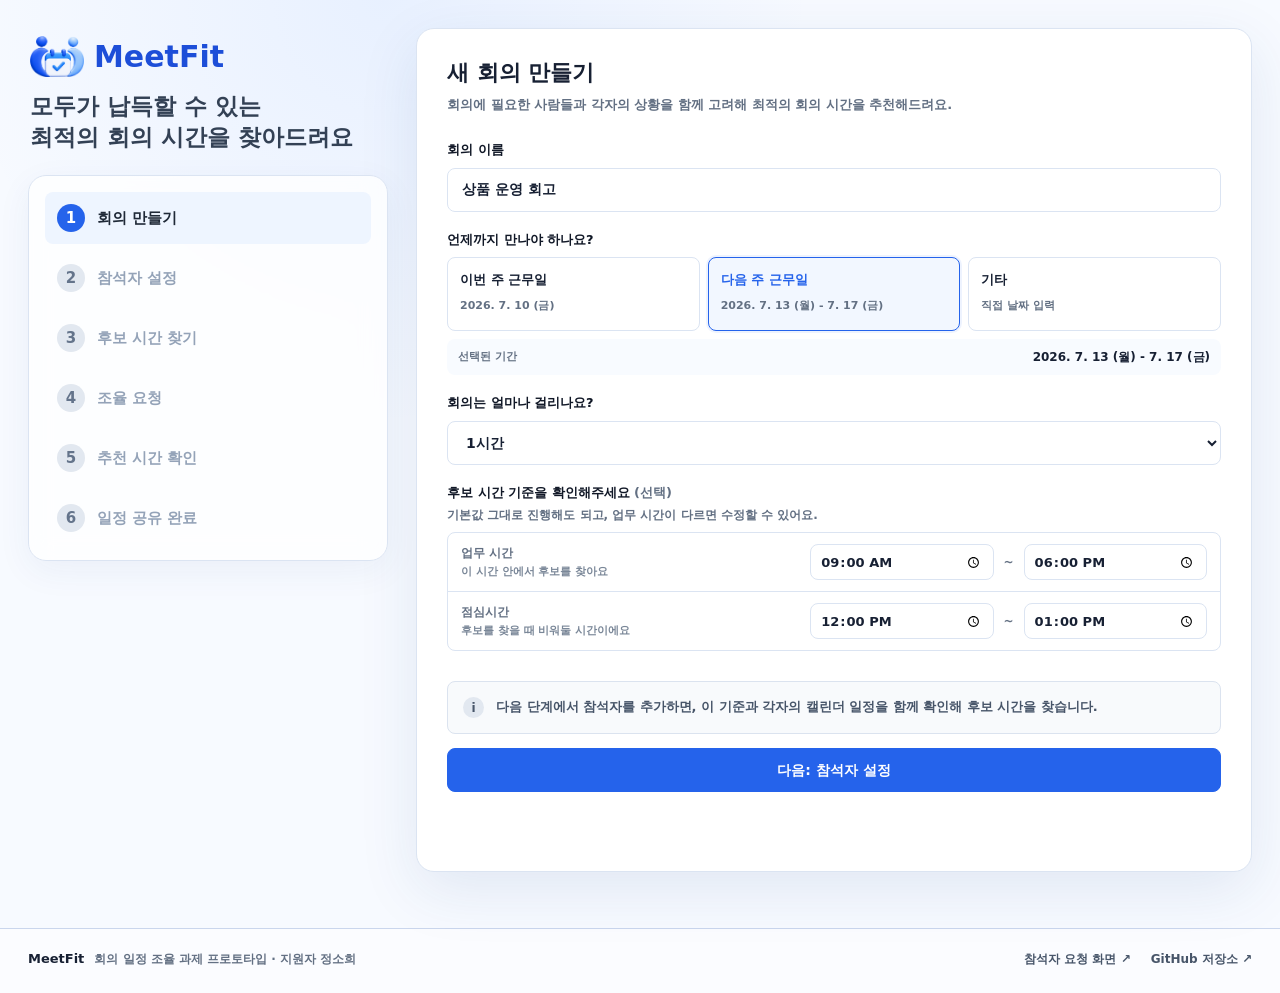
<file: index.html>
<!doctype html>
<html lang="ko">
  <head>
    <meta charset="UTF-8" />
    <meta name="viewport" content="width=device-width, initial-scale=1.0" />
    <title>MeetFit - 회의 일정 조율</title>
    <link rel="stylesheet" href="./styles.css" />
  </head>
  <body>
    <main class="page-shell">
      <header class="hero">
        <div class="brand-block">
          <a class="brand" href="#" aria-label="MeetFit 홈">
            <span class="brand-icon" aria-hidden="true">
              <img src="./assets/meetfit_logo.png" alt="" />
            </span>
            <span>MeetFit</span>
          </a>
          <p>모두가 납득할 수 있는<br />최적의 회의 시간을 찾아드려요</p>
        </div>

        <nav class="stepper" aria-label="MeetFit 사용 흐름">
          <button class="step is-active" type="button" data-step="0">
            <span class="step-number">1</span>
            <span><strong>회의 만들기</strong><small>기본 정보 입력</small></span>
            <span class="step-check" aria-hidden="true">
              <svg viewBox="0 0 24 24"><path d="M20 6 9 17l-5-5"></path></svg>
            </span>
          </button>
          <button class="step" type="button" data-step="1">
            <span class="step-number">2</span>
            <span><strong>참석자 설정</strong><small>논의 필요도 구분</small></span>
            <span class="step-check" aria-hidden="true">
              <svg viewBox="0 0 24 24"><path d="M20 6 9 17l-5-5"></path></svg>
            </span>
          </button>
          <button class="step" type="button" data-step="2">
            <span class="step-number">3</span>
            <span><strong>후보 시간 찾기</strong><small>캘린더 기반 후보 생성</small></span>
            <span class="step-check" aria-hidden="true">
              <svg viewBox="0 0 24 24"><path d="M20 6 9 17l-5-5"></path></svg>
            </span>
          </button>
          <button class="step" type="button" data-step="3">
            <span class="step-number">4</span>
            <span><strong>조율 요청</strong><small>링크 전송 및 응답</small></span>
            <span class="step-check" aria-hidden="true">
              <svg viewBox="0 0 24 24"><path d="M20 6 9 17l-5-5"></path></svg>
            </span>
          </button>
          <button class="step" type="button" data-step="6">
            <span class="step-number">5</span>
            <span><strong>추천 시간 확인</strong><small>상황을 반영한 추천</small></span>
            <span class="step-check" aria-hidden="true">
              <svg viewBox="0 0 24 24"><path d="M20 6 9 17l-5-5"></path></svg>
            </span>
          </button>
          <button class="step" type="button" data-step="8">
            <span class="step-number">6</span>
            <span><strong>일정 공유 완료</strong><small>최종 일정 통보</small></span>
            <span class="step-check" aria-hidden="true">
              <svg viewBox="0 0 24 24"><path d="M20 6 9 17l-5-5"></path></svg>
            </span>
          </button>
        </nav>
      </header>

      <section class="demo-board" aria-live="polite">
        <div class="screen-title">
          <span id="screenNumber">1</span>
          <div>
            <h1 id="screenHeading">회의 만들기</h1>
            <p id="screenSubheading">구글 캘린더에서 100% 불가능한 시간을 제외하기 전, 회의 조건을 입력합니다.</p>
          </div>
        </div>

        <section class="app-card">
          <aside class="side-nav" aria-label="앱 메뉴">
            <a class="side-brand" href="#" aria-label="MeetFit">
              <span class="tiny-brand" aria-hidden="true">
                <img src="./assets/meetfit_logo.png" alt="" />
              </span>
              <span>MeetFit</span>
            </a>
            <button class="nav-item is-active" type="button" data-menu-step="0">
              <svg viewBox="0 0 24 24" aria-hidden="true"><path d="M7 3v3M17 3v3M4 9h16M6 5h12a2 2 0 0 1 2 2v11a2 2 0 0 1-2 2H6a2 2 0 0 1-2-2V7a2 2 0 0 1 2-2Z"></path></svg>
              회의 만들기
            </button>
            <button class="nav-item" type="button" data-menu-step="1">
              <svg viewBox="0 0 24 24" aria-hidden="true"><path d="M16 21v-2a4 4 0 0 0-8 0v2M12 11a4 4 0 1 0 0-8 4 4 0 0 0 0 8ZM22 21v-2a4 4 0 0 0-3-3.87M16 3.13a4 4 0 0 1 0 7.75"></path></svg>
              참석자 설정
            </button>
            <button class="nav-item" type="button" data-menu-step="7">
              <svg viewBox="0 0 24 24" aria-hidden="true"><path d="M9 11l3 3L22 4M21 12v7a2 2 0 0 1-2 2H5a2 2 0 0 1-2-2V5a2 2 0 0 1 2-2h11"></path></svg>
              예약 현황
            </button>
            <button class="nav-item" type="button">
              <svg viewBox="0 0 24 24" aria-hidden="true"><path d="M12 15a3 3 0 1 0 0-6 3 3 0 0 0 0 6Z"></path><path d="M19.4 15a1.7 1.7 0 0 0 .34 1.88l.06.06a2 2 0 1 1-2.83 2.83l-.06-.06A1.7 1.7 0 0 0 15 19.4a1.7 1.7 0 0 0-1 .6 1.7 1.7 0 0 0-.4 1.1V21a2 2 0 1 1-4 0v-.09A1.7 1.7 0 0 0 8.6 19.4a1.7 1.7 0 0 0-1.88.34l-.06.06a2 2 0 1 1-2.83-2.83l.06-.06A1.7 1.7 0 0 0 4.6 15a1.7 1.7 0 0 0-.6-1 1.7 1.7 0 0 0-1.1-.4H3a2 2 0 1 1 0-4h.09A1.7 1.7 0 0 0 4.6 8.6a1.7 1.7 0 0 0-.34-1.88l-.06-.06a2 2 0 1 1 2.83-2.83l.06.06A1.7 1.7 0 0 0 9 4.6a1.7 1.7 0 0 0 1-.6 1.7 1.7 0 0 0 .4-1.1V3a2 2 0 1 1 4 0v.09A1.7 1.7 0 0 0 15.4 4.6a1.7 1.7 0 0 0 1.88-.34l.06-.06a2 2 0 1 1 2.83 2.83l-.06.06A1.7 1.7 0 0 0 19.4 9c.2.4.5.75.9 1h.8a2 2 0 1 1 0 4h-.09a1.7 1.7 0 0 0-1.6 1Z"></path></svg>
              설정
            </button>
          </aside>

          <article class="screen-panel" id="screenPanel"></article>
        </section>
      </section>

    </main>

    <footer class="site-footer">
      <div class="site-footer-inner">
        <p><strong>MeetFit</strong><span>회의 일정 조율 과제 프로토타입 · 지원자 정소희</span></p>
        <nav class="site-footer-links" aria-label="과제 참고 링크">
          <a href="https://meet-fit-six.vercel.app/participant.html" target="_blank" rel="noreferrer">참석자 요청 화면 <span aria-hidden="true">↗</span></a>
          <a href="https://github.com/heexohee/MeetFit" target="_blank" rel="noreferrer">GitHub 저장소 <span aria-hidden="true">↗</span></a>
        </nav>
      </div>
    </footer>

    <script src="./mock-data.js"></script>
    <script src="./script.js"></script>
  </body>
</html>
</file>
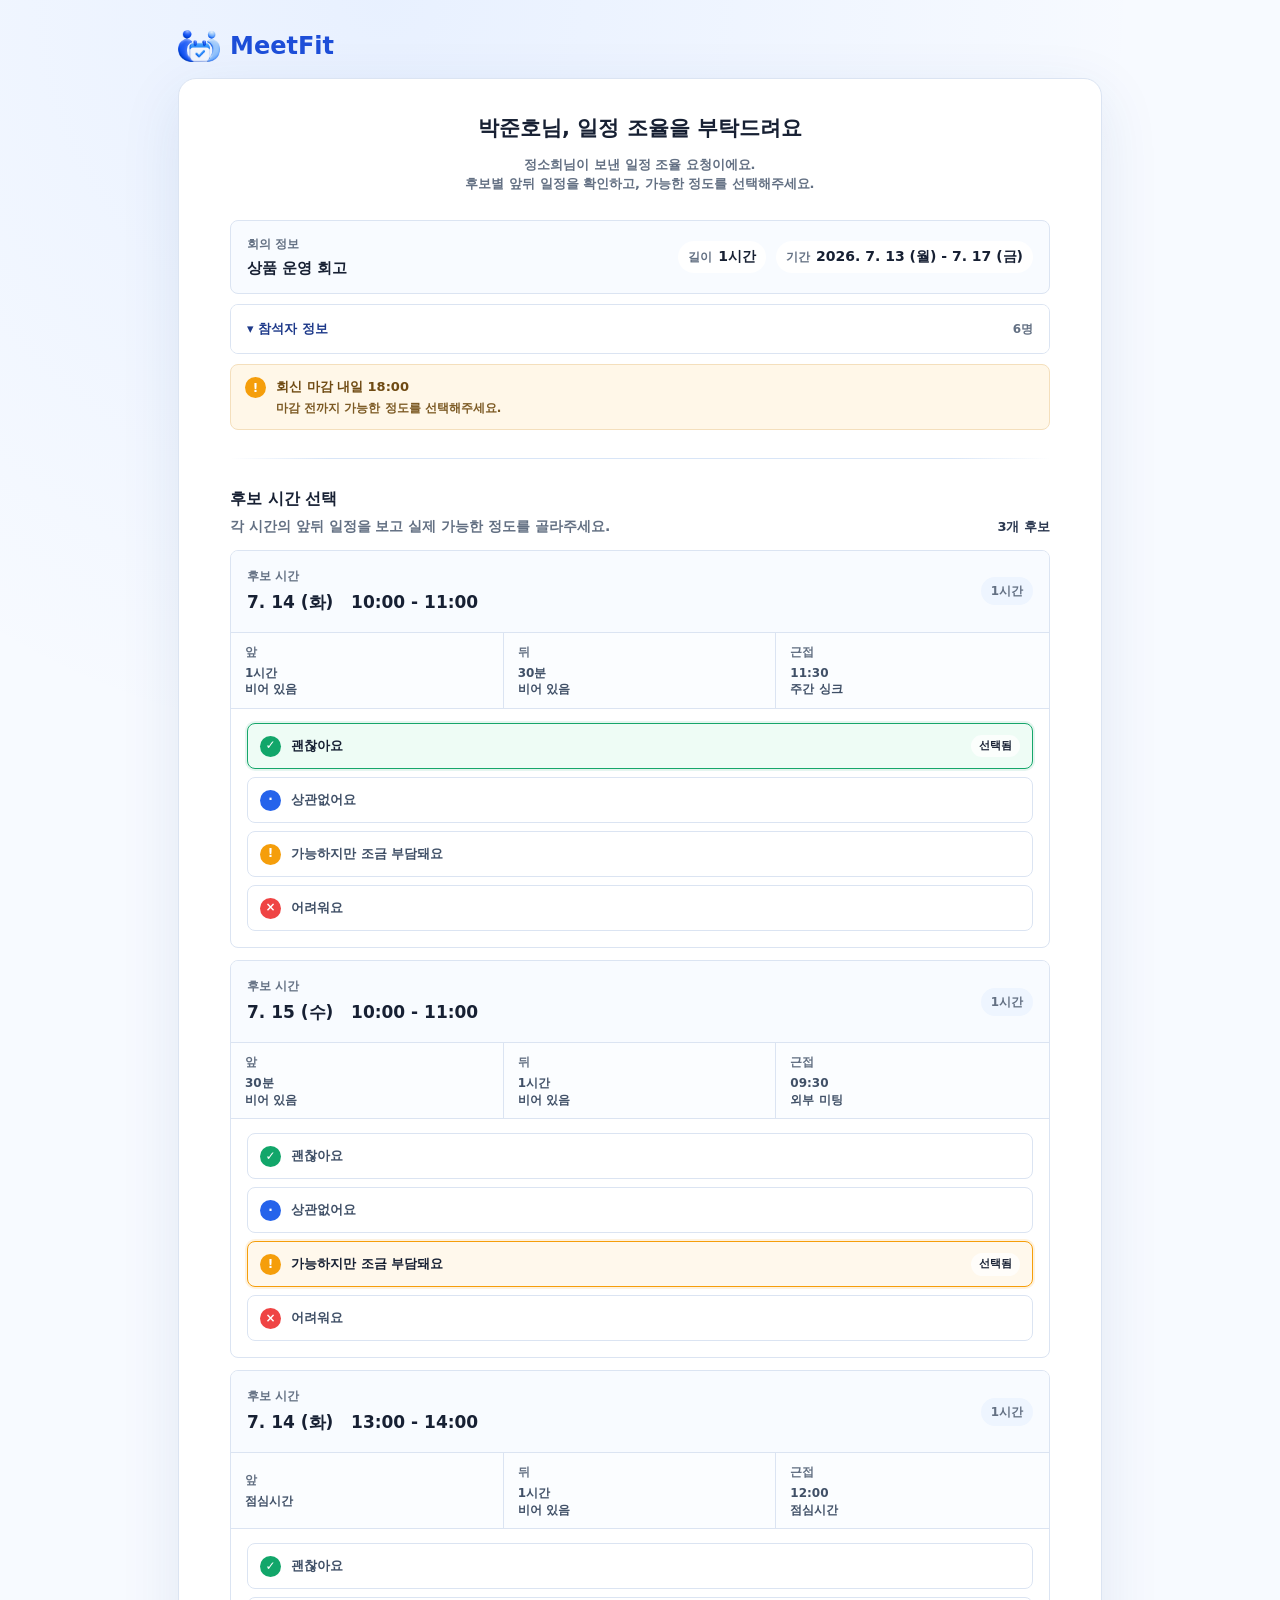
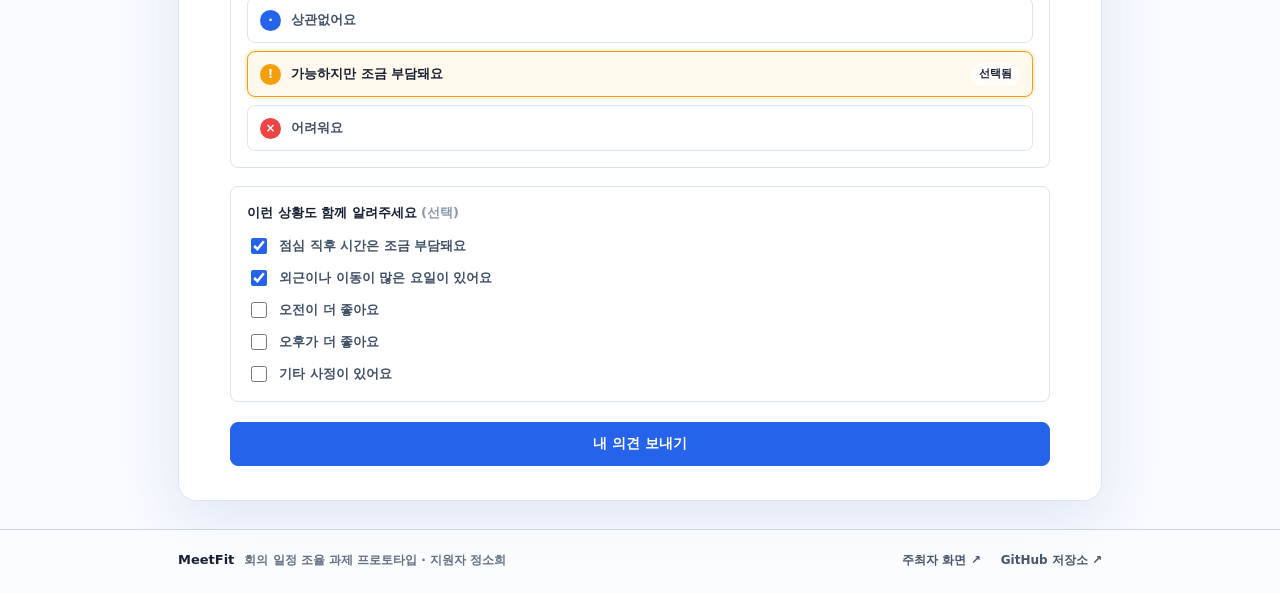
<file: participant.html>
<!doctype html>
<html lang="ko">
  <head>
    <meta charset="UTF-8" />
    <meta name="viewport" content="width=device-width, initial-scale=1.0" />
    <title>MeetFit - 참석자 응답</title>
    <link rel="stylesheet" href="./styles.css" />
  </head>
  <body class="participant-page" data-view="participant">
    <main class="participant-shell">
      <header class="participant-brandbar" aria-label="MeetFit">
        <a class="brand participant-brand" href="./participant.html" aria-label="MeetFit">
          <span class="brand-icon" aria-hidden="true">
            <img src="./assets/meetfit_logo.png" alt="" />
          </span>
          <span>MeetFit</span>
        </a>
      </header>

      <div class="sr-only" aria-hidden="true">
        <span id="screenNumber">6</span>
        <h1 id="screenHeading">참석자 응답</h1>
        <p id="screenSubheading">후보 시간에 대한 가능 정도를 선택합니다.</p>
      </div>

      <section class="participant-card">
        <article class="screen-panel participant-panel" id="screenPanel"></article>
      </section>
    </main>

    <footer class="site-footer">
      <div class="site-footer-inner">
        <p><strong>MeetFit</strong><span>회의 일정 조율 과제 프로토타입 · 지원자 정소희</span></p>
        <nav class="site-footer-links" aria-label="과제 참고 링크">
          <a href="https://meet-fit-six.vercel.app" target="_blank" rel="noreferrer">주최자 화면 <span aria-hidden="true">↗</span></a>
          <a href="https://github.com/heexohee/MeetFit" target="_blank" rel="noreferrer">GitHub 저장소 <span aria-hidden="true">↗</span></a>
        </nav>
      </div>
    </footer>

    <script src="./mock-data.js"></script>
    <script src="./script.js"></script>
  </body>
</html>
</file>
<file: styles.css>
:root {
  --bg: #f7faff;
  --panel: #ffffff;
  --panel-soft: #f8fbff;
  --line: #dbe4f2;
  --line-strong: #b8c8e6;
  --text: #172033;
  --muted: #637083;
  --muted-2: #8a98ad;
  --blue: #2563eb;
  --blue-2: #1d4ed8;
  --blue-soft: #eef5ff;
  --button: #2563eb;
  --button-hover: #1d4ed8;
  --button-pressed: #1e40af;
  --button-soft: #eef5ff;
  --button-ink: #ffffff;
  --green: #12a66a;
  --green-soft: #eaf9f1;
  --orange: #f59e0b;
  --orange-soft: #fff7e8;
  --red: #ef4444;
  --red-soft: #fff0f0;
  --purple: #7058e8;
  --shadow: 0 18px 60px rgba(28, 68, 138, 0.1);
  --radius: 8px;
}

* {
  box-sizing: border-box;
}

html {
  scroll-behavior: smooth;
}

body {
  margin: 0;
  min-width: 320px;
  background:
    radial-gradient(circle at 30% 0%, rgba(56, 128, 255, 0.08), transparent 32%),
    var(--bg);
  color: var(--text);
  font-family:
    Pretendard, -apple-system, BlinkMacSystemFont, system-ui, "Segoe UI", Roboto,
    "Helvetica Neue", Arial, sans-serif;
  line-height: 1.5;
}

.participant-page {
  display: flex;
  min-height: 100vh;
  min-height: 100dvh;
  flex-direction: column;
}

button,
input,
select,
textarea {
  font: inherit;
}

button {
  cursor: pointer;
}

button:focus-visible,
a:focus-visible,
input:focus-visible,
select:focus-visible {
  outline: 3px solid rgba(37, 99, 235, 0.28);
  outline-offset: 2px;
}

svg {
  display: block;
  fill: none;
  stroke: currentColor;
  stroke-linecap: round;
  stroke-linejoin: round;
  stroke-width: 2;
}

.page-shell {
  display: grid;
  grid-template-columns: 360px minmax(0, 1fr);
  align-items: start;
  gap: 28px;
  width: min(1680px, 100%);
  margin: 0 auto;
  padding: 28px;
}

.site-footer {
  border-top: 1px solid rgba(184, 200, 230, 0.72);
  background: rgba(255, 255, 255, 0.52);
}

.site-footer-inner {
  display: flex;
  align-items: center;
  justify-content: space-between;
  gap: 24px;
  width: min(1680px, 100%);
  margin: 0 auto;
  padding: 20px 28px 24px;
}

.participant-page .site-footer-inner {
  width: min(980px, 100%);
}

.participant-page .site-footer {
  flex: 0 0 auto;
  width: 100%;
  margin-top: auto;
}

.site-footer p {
  display: flex;
  align-items: center;
  gap: 10px;
  margin: 0;
  color: var(--muted);
  font-size: 12px;
  font-weight: 650;
}

.site-footer p strong {
  color: var(--text);
  font-size: 13px;
}

.site-footer-links {
  display: flex;
  align-items: center;
  gap: 20px;
}

.site-footer-links a {
  color: #475569;
  font-size: 12px;
  font-weight: 700;
  text-decoration: none;
}

.site-footer-links a:hover {
  color: var(--blue);
}

.site-footer-links a:focus-visible {
  outline: 3px solid rgba(37, 99, 235, 0.28);
  outline-offset: 4px;
  border-radius: 2px;
}

.hero {
  grid-column: 1;
  grid-row: 1 / span 2;
  position: sticky;
  top: 24px;
  display: grid;
  gap: 22px;
  align-content: start;
  align-items: start;
  align-self: start;
  min-height: calc(100vh - 56px);
}

.brand-block {
  min-height: auto;
  display: grid;
  align-content: start;
  gap: 12px;
  padding: 6px 2px 0;
}

.brand,
.side-brand {
  display: inline-flex;
  align-items: center;
  gap: 10px;
  color: var(--blue-2);
  font-size: 30px;
  font-weight: 760;
  letter-spacing: 0;
  text-decoration: none;
}

.brand-icon,
.tiny-brand {
  display: inline-grid;
  place-items: center;
  overflow: hidden;
  color: var(--blue);
}

.brand-icon {
  width: 54px;
  height: 42px;
  border-radius: 14px;
}

.brand-icon img {
  width: 100%;
  height: 100%;
  object-fit: contain;
  transform-origin: center;
}

.brand-block p {
  margin: 0;
  color: #334155;
  font-size: 23px;
  line-height: 1.35;
  font-weight: 760;
}

.stepper {
  display: grid;
  grid-template-columns: 1fr;
  gap: 8px;
  min-height: 0;
  padding: 16px;
  border: 1px solid var(--line);
  border-radius: 18px;
  background: rgba(255, 255, 255, 0.78);
  box-shadow: 0 10px 35px rgba(28, 68, 138, 0.06);
  backdrop-filter: blur(12px);
}

.step {
  position: relative;
  display: grid;
  grid-template-columns: 30px minmax(0, 1fr) 28px;
  gap: 10px;
  align-items: center;
  min-width: 0;
  min-height: 52px;
  padding: 10px 12px;
  border: 0;
  border-radius: var(--radius);
  background: transparent;
  color: var(--text);
  text-align: left;
  transition:
    background 160ms ease,
    color 160ms ease;
}

.step:not(:last-child)::after {
  content: none;
}

.step:hover,
.step.is-active {
  background: var(--blue-soft);
}

.step:disabled {
  cursor: not-allowed;
}

.step.is-locked {
  color: #94a3b8;
}

.step.is-locked:hover {
  background: transparent;
}

.step-number {
  display: grid;
  place-items: center;
  width: 28px;
  height: 28px;
  border-radius: 50%;
  background: var(--button);
  color: var(--button-ink);
  font-size: 15px;
  font-weight: 760;
}

.step strong,
.step small {
  display: block;
  white-space: normal;
}

.step strong {
  color: #1f2937;
  font-size: 15px;
  font-weight: 760;
}

.step small {
  display: none;
}

.step.is-locked strong {
  color: #94a3b8;
}

.step.is-locked .step-number {
  background: #e2e8f0;
  color: #64748b;
}

.step-check {
  display: grid;
  place-items: center;
  width: 26px;
  height: 26px;
  border: 1px solid #bee8d3;
  border-radius: 50%;
  background: var(--green-soft);
  color: #08794b;
  opacity: 0;
  transform: scale(0.9);
  transition:
    opacity 160ms ease,
    transform 160ms ease;
}

.step-check svg {
  width: 15px;
  height: 15px;
}

.step.is-complete .step-check {
  opacity: 1;
  transform: scale(1);
}

.demo-board {
  grid-column: 2;
  display: grid;
  gap: 10px;
}

.screen-title {
  display: none;
  align-items: center;
  gap: 10px;
  min-height: 36px;
}

.screen-title > span {
  display: grid;
  place-items: center;
  width: 28px;
  height: 28px;
  border-radius: 50%;
  background: var(--button);
  color: var(--button-ink);
  font-size: 14px;
  font-weight: 760;
}

.screen-title h1 {
  margin: 0;
  color: #0f172a;
  font-size: 21px;
  line-height: 1.2;
}

.screen-title p {
  margin: 2px 0 0;
  color: var(--blue);
  font-size: 13px;
  font-weight: 700;
}

.app-card {
  display: grid;
  grid-template-columns: minmax(0, 1fr);
  min-height: 610px;
  overflow: hidden;
  border: 1px solid var(--line);
  border-radius: 18px;
  background: var(--panel);
  box-shadow: var(--shadow);
}

.side-nav {
  display: none;
  padding: 24px 14px;
  border-right: 1px solid var(--line);
  background: #fbfdff;
}

.side-brand {
  margin: 0 0 24px 2px;
  font-size: 14px;
}

.tiny-brand {
  width: 30px;
  height: 22px;
  border-radius: 7px;
}

.tiny-brand img {
  width: 100%;
  height: 100%;
  object-fit: contain;
  transform-origin: center;
}

.nav-item {
  display: flex;
  align-items: center;
  gap: 8px;
  width: 100%;
  min-height: 38px;
  margin-bottom: 8px;
  padding: 9px 10px;
  border: 0;
  border-radius: var(--radius);
  background: transparent;
  color: #26364f;
  font-size: 12px;
  font-weight: 700;
  text-align: left;
}

.nav-item svg {
  width: 16px;
  height: 16px;
  color: #334e78;
}

.nav-item.is-active {
  background: #eef5ff;
  color: var(--blue);
}

.screen-panel {
  min-width: 0;
  padding: 30px 30px 24px;
}

.participant-shell {
  flex: 1 0 auto;
  width: min(980px, 100%);
  margin: 0 auto;
  padding: 28px;
}

.participant-brandbar {
  display: flex;
  align-items: center;
  margin: 0 0 14px;
}

.participant-brand {
  font-size: 24px;
}

.participant-brand .brand-icon {
  width: 42px;
  height: 32px;
  border-radius: 10px;
}

.participant-card {
  overflow: hidden;
  border: 1px solid var(--line);
  border-radius: 18px;
  background: var(--panel);
  box-shadow: var(--shadow);
}

.participant-panel {
  padding: 34px;
}

.panel-width-sm,
.panel-width-md,
.panel-width-lg {
  width: min(970px, 100%);
  margin-inline: auto;
}

.attendee-layout {
  display: grid;
  gap: 22px;
}

.compact-title {
  position: relative;
  margin-bottom: 12px;
  padding-right: 64px;
}

.search-title {
  margin-bottom: 14px;
}

.compact-title h2 {
  font-size: 21px;
}

.section-count {
  position: absolute;
  right: 0;
  bottom: 0;
  color: #334155;
  font-size: 16px;
  font-weight: 760;
}

.content-title {
  margin-bottom: 26px;
}

.content-title.with-action {
  display: flex;
  align-items: flex-start;
  justify-content: space-between;
  gap: 16px;
}

.content-title.with-action .tiny-btn {
  flex: 0 0 auto;
}

.content-title h2 {
  margin: 0 0 8px;
  font-size: 22px;
  line-height: 1.25;
}

.content-title p {
  margin: 0;
  color: var(--muted);
  font-size: 13px;
  font-weight: 650;
}

.field-stack {
  display: grid;
  gap: 18px;
}

.field-stack + .primary-btn,
.action-hint + .primary-btn,
.response-layout > .primary-btn {
  width: 100%;
  margin-top: 20px;
}

.field label,
.field-label {
  display: block;
  margin-bottom: 8px;
  color: #111827;
  font-size: 13px;
  font-weight: 760;
}

.optional-label {
  color: var(--muted);
  font-style: normal;
  font-weight: 700;
}

.field-help {
  margin: -3px 0 8px;
  color: var(--muted);
  font-size: 12px;
  font-weight: 650;
  line-height: 1.45;
}

.input,
.select {
  width: 100%;
  height: 44px;
  padding: 0 14px;
  border: 1px solid var(--line);
  border-radius: var(--radius);
  background: #fff;
  color: var(--text);
  font-size: 14px;
  font-weight: 650;
}

.search-box {
  display: grid;
  grid-template-columns: 20px 1fr;
  gap: 10px;
  align-items: center;
  min-height: 46px;
  margin-bottom: 12px;
  padding: 0 14px;
  border: 1px solid var(--line);
  border-radius: var(--radius);
  background: #fff;
  color: #64748b;
}

.search-box:focus-within {
  border-color: #9db8ea;
  box-shadow: 0 0 0 3px rgba(37, 99, 235, 0.1);
}

.search-box svg {
  width: 18px;
  height: 18px;
}

.search-box input {
  width: 100%;
  min-width: 0;
  border: 0;
  outline: 0;
  color: var(--text);
  font-size: 14px;
  font-weight: 700;
}

.search-box input::placeholder {
  color: #94a3b8;
}

.date-row,
.time-row {
  display: grid;
  grid-template-columns: 1fr 28px 1fr;
  gap: 8px;
  align-items: center;
}

.date-row span,
.time-row span {
  color: var(--muted);
  text-align: center;
  font-weight: 760;
}

.range-preset-group {
  display: grid;
  grid-template-columns: repeat(3, minmax(0, 1fr));
  gap: 8px;
}

.range-preset {
  display: grid;
  gap: 5px;
  min-height: 74px;
  padding: 12px;
  border: 1px solid var(--line);
  border-radius: var(--radius);
  background: #fff;
  color: var(--text);
  text-align: left;
  transition:
    background 160ms ease,
    border-color 160ms ease,
    box-shadow 160ms ease;
}

.range-preset strong {
  color: #172033;
  font-size: 13px;
  font-weight: 800;
}

.range-preset span {
  color: var(--muted);
  font-size: 11px;
  font-weight: 720;
  line-height: 1.35;
}

.range-preset.is-selected {
  border-color: var(--blue);
  background: #f2f7ff;
  box-shadow: 0 0 0 2px rgba(37, 99, 235, 0.08);
}

.range-preset.is-selected strong {
  color: var(--blue);
}

.selected-range-note {
  display: flex;
  align-items: center;
  justify-content: space-between;
  gap: 10px;
  margin-top: 8px;
  padding: 9px 11px;
  border-radius: var(--radius);
  background: #f8fbff;
}

.selected-range-note span {
  color: var(--muted);
  font-size: 11px;
  font-weight: 760;
}

.selected-range-note strong {
  color: #172033;
  font-size: 12px;
  font-weight: 800;
  text-align: right;
}

.time-criteria-card {
  display: grid;
  gap: 0;
  overflow: hidden;
  border: 1px solid var(--line);
  border-radius: var(--radius);
  background: #fff;
}

.time-criteria-row {
  display: grid;
  grid-template-columns: minmax(118px, 0.85fr) minmax(180px, 1fr);
  gap: 12px;
  align-items: center;
  min-height: 58px;
  padding: 11px 13px;
  border-bottom: 1px solid var(--line);
}

.time-criteria-row:last-child {
  border-bottom: 0;
}

.time-criteria-label {
  display: grid;
  gap: 3px;
  min-width: 0;
}

.time-criteria-label span {
  color: var(--muted);
  font-size: 12px;
  font-weight: 760;
}

.time-criteria-label small {
  color: #7a8798;
  font-size: 11px;
  font-weight: 650;
  line-height: 1.35;
}

.time-input-pair {
  display: grid;
  grid-template-columns: minmax(0, 1fr) 16px minmax(0, 1fr);
  gap: 7px;
  align-items: center;
}

.time-input-pair span {
  color: var(--muted);
  font-size: 12px;
  font-weight: 800;
  text-align: center;
}

.time-input {
  width: 100%;
  min-width: 0;
  height: 36px;
  padding: 0 9px;
  border: 1px solid var(--line);
  border-radius: var(--radius);
  background: #fff;
  color: #172033;
  font-size: 13px;
  font-weight: 780;
}

.primary-btn,
.secondary-btn,
.ghost-btn {
  display: inline-flex;
  align-items: center;
  justify-content: center;
  gap: 8px;
  min-height: 44px;
  padding: 0 18px;
  border-radius: var(--radius);
  font-size: 14px;
  font-weight: 700;
  text-decoration: none;
  transition:
    background 160ms ease,
    border-color 160ms ease,
    color 160ms ease;
}

.tiny-btn {
  min-height: 32px;
  padding: 0 10px;
  font-size: 12px;
}

.primary-btn {
  border: 1px solid var(--button);
  background: var(--button);
  color: var(--button-ink);
}

.primary-btn:hover {
  border-color: var(--button-hover);
  background: var(--button-hover);
}

.primary-btn:disabled {
  border-color: #b9c7df;
  background: #b9c7df;
  color: #fff;
  cursor: not-allowed;
}

.secondary-btn,
.ghost-btn {
  border: 1px solid var(--line);
  background: #fff;
  color: #1e3a8a;
}

.secondary-btn:hover,
.ghost-btn:hover {
  border-color: #b7c8e8;
  background: #f7fbff;
}

.button-row {
  display: flex;
  flex-wrap: wrap;
  gap: 14px;
  align-items: center;
  justify-content: space-between;
  margin-top: 28px;
}

.wait-action-row .primary-btn {
  width: 100%;
}

.final-invite-action .primary-btn {
  width: 100%;
}

.hint-box {
  display: flex;
  gap: 12px;
  margin-top: 18px;
  padding: 15px;
  border: 1px solid #f4dfbc;
  border-radius: var(--radius);
  background: var(--orange-soft);
  color: #74511e;
  font-size: 13px;
  font-weight: 650;
}

.info-icon,
.status-icon,
.success-icon {
  display: inline-grid;
  place-items: center;
  flex: 0 0 auto;
  width: 21px;
  height: 21px;
  border-radius: 50%;
  font-size: 12px;
  font-weight: 760;
}

.info-icon {
  background: var(--button);
  color: var(--button-ink);
}

.hint-box .info-icon {
  background: #f59e0b;
  color: #fff;
}

.action-hint {
  margin-top: 30px;
  border-color: #dbe3ef;
  background: #f8fafc;
  color: #475569;
}

.action-hint + .primary-btn {
  margin-top: 14px;
}

.action-hint + .button-row {
  margin-top: 14px;
}

.action-hint .info-icon {
  background: #e2e8f0;
  color: #475569;
}

.participant-final-note {
  display: inline-flex;
  width: auto;
  max-width: 100%;
  margin: 30px auto 0;
  align-items: center;
}

.participant-next-mail {
  min-height: 38px;
  padding: 0 14px;
  font-size: 13px;
}

.participant-next-action {
  display: flex;
  justify-content: flex-end;
  width: min(520px, 100%);
  margin: 18px auto 0;
}

.participant-calendar-link {
  min-width: min(280px, 100%);
  margin-top: 18px;
}

.host-calendar-link {
  display: inline-flex;
  width: 100%;
  min-height: 46px;
  margin-top: 4px;
  text-decoration: none;
}

.candidate-list,
.people-list,
.answer-table,
.recommend-list,
.share-list,
.attendee-list,
.directory-list {
  display: grid;
  gap: 0;
  overflow: hidden;
  border: 1px solid var(--line);
  border-radius: var(--radius);
  background: #fff;
}

.search-results[hidden] {
  display: none;
}

.calendar-sync {
  position: relative;
  display: grid;
  gap: 14px;
  margin-bottom: 22px;
  padding: 18px;
  overflow: hidden;
  border: 1px solid #cfe0ff;
  border-radius: var(--radius);
  background: linear-gradient(180deg, #fbfdff, #f3f8ff);
}

.calendar-sync::before {
  content: "";
  position: absolute;
  inset: 0;
  width: 42%;
  background: linear-gradient(90deg, transparent, rgba(37, 99, 235, 0.1), transparent);
  animation: calendar-scan 2.8s ease-in-out infinite;
}

.calendar-sync.is-complete::before {
  animation: none;
  opacity: 0;
}

.sync-head,
.sync-steps {
  position: relative;
  z-index: 1;
}

.sync-head {
  display: flex;
  align-items: center;
  justify-content: space-between;
  gap: 14px;
}

.sync-title {
  display: flex;
  align-items: center;
  gap: 10px;
  color: #1e3a8a;
  font-size: 14px;
  font-weight: 760;
}

.sync-title svg {
  width: 20px;
  height: 20px;
}

.sync-status {
  color: var(--muted);
  font-size: 12px;
  font-weight: 700;
}

.sync-steps {
  display: grid;
  grid-template-columns: repeat(3, 1fr);
  gap: 10px;
}

.sync-step {
  position: relative;
  min-height: 70px;
  padding: 12px 38px 12px 12px;
  border: 1px solid rgba(184, 200, 230, 0.8);
  border-radius: var(--radius);
  background: rgba(255, 255, 255, 0.78);
  transition:
    background 180ms ease,
    border-color 180ms ease,
    box-shadow 180ms ease;
}

.sync-step strong,
.sync-step span {
  display: block;
}

.sync-step strong {
  margin-bottom: 6px;
  color: #172033;
  font-size: 13px;
}

.sync-step span {
  color: var(--muted);
  font-size: 12px;
  font-weight: 700;
}

.sync-step.is-active {
  border-color: #9db8ea;
  box-shadow: 0 0 0 3px rgba(37, 99, 235, 0.08);
}

.sync-step.is-complete {
  border-color: #bee8d3;
  background: var(--green-soft);
}

.sync-step.is-complete::after {
  content: "✓";
  position: absolute;
  top: 12px;
  right: 12px;
  display: grid;
  place-items: center;
  width: 20px;
  height: 20px;
  border: 1px solid #bee8d3;
  border-radius: 50%;
  background: #fff;
  color: #08794b;
  font-size: 12px;
  font-weight: 760;
}

.candidate-loading {
  display: flex;
  align-items: center;
  gap: 14px;
  min-height: 94px;
  padding: 18px;
  border: 1px dashed #b8c8e6;
  border-radius: var(--radius);
  background: #fbfdff;
  color: var(--muted);
}

.candidate-loading strong,
.candidate-loading span {
  display: block;
}

.candidate-loading strong {
  color: #172033;
  font-size: 14px;
}

.candidate-loading span {
  margin-top: 3px;
  font-size: 12px;
  font-weight: 650;
}

.loading-spinner {
  flex: 0 0 auto;
  width: 26px;
  height: 26px;
  border: 3px solid #dbe7ff;
  border-top-color: var(--button);
  border-radius: 50%;
  animation: spin 900ms linear infinite;
}

.weekly-candidate-view {
  display: grid;
  gap: 18px;
}

.weekly-summary-section,
.request-candidate-section {
  display: grid;
  gap: 12px;
}

.request-candidate-section {
  padding-top: 18px;
  border-top: 1px solid var(--line);
}

.weekly-summary-head,
.request-candidate-head {
  display: flex;
  align-items: flex-end;
  justify-content: space-between;
  gap: 14px;
}

.weekly-summary-head h3,
.request-candidate-head h3 {
  margin: 0;
  color: #172033;
  font-size: 18px;
  font-weight: 800;
}

.weekly-summary-head p,
.request-candidate-head p {
  margin: 5px 0 0;
  color: var(--muted);
  font-size: 13px;
  font-weight: 680;
  line-height: 1.5;
}

.weekly-summary-head > span,
.request-candidate-head > span {
  color: var(--muted);
  font-size: 13px;
  font-weight: 800;
  white-space: nowrap;
}

.weekly-summary-grid {
  overflow: hidden;
  border: 1px solid var(--line);
  border-radius: var(--radius);
  background: #fff;
}

.weekly-summary-grid-head,
.weekly-summary-grid-row {
  display: grid;
  grid-template-columns: 72px repeat(var(--weekly-day-count, 5), minmax(0, 1fr));
}

.weekly-summary-grid-head {
  border-bottom: 1px solid var(--line);
  background: #f8fbff;
}

.weekly-summary-grid-head > span,
.weekly-summary-grid-row > * {
  border-right: 1px solid var(--line);
}

.weekly-summary-grid-head > span:last-child,
.weekly-summary-grid-row > :last-child {
  border-right: 0;
}

.weekly-summary-grid-row:not(:last-child) {
  border-bottom: 1px solid var(--line);
}

.weekly-summary-grid-head > span {
  min-height: 50px;
  padding: 10px;
}

.weekly-summary-grid-head strong,
.weekly-summary-grid-head small {
  display: block;
}

.weekly-summary-grid-head strong {
  color: #172033;
  font-size: 12px;
  font-weight: 800;
}

.weekly-summary-grid-head small {
  margin-top: 2px;
  color: var(--muted);
  font-size: 11px;
  font-weight: 720;
}

.weekly-summary-empty {
  display: grid;
  min-height: 70px;
  place-items: center;
  background: #fff;
  color: #b3bfd0;
  font-size: 12px;
  font-weight: 720;
}

.weekly-summary-block {
  display: grid;
  align-content: center;
  gap: 5px;
  min-height: 70px;
  margin: 8px;
  padding: 10px;
  border: 1px solid #bfd5ff;
  border-radius: var(--radius);
  background: #edf5ff;
  color: #172033;
  text-align: left;
}

.weekly-summary-block.is-review {
  border-color: #e3d5b9;
  background: #fff9ed;
}

.weekly-summary-block strong {
  font-size: 12px;
  font-weight: 800;
}

.weekly-summary-block span {
  color: var(--muted);
  font-size: 11px;
  font-weight: 760;
}

.weekly-summary-mobile {
  display: none;
}

.weekly-summary-day {
  overflow: hidden;
  border: 1px solid var(--line);
  border-radius: var(--radius);
  background: #fff;
}

.weekly-summary-day .weekly-summary-block {
  margin: 10px;
}

.request-candidate-list {
  display: grid;
  gap: 10px;
}

.request-candidate-card {
  display: grid;
  grid-template-columns: 1fr;
  gap: 0;
  padding: 16px;
  border: 1px solid var(--line);
  border-radius: var(--radius);
  background: #fff;
  transition:
    border-color 160ms ease,
    background 160ms ease,
    opacity 160ms ease;
}

.request-candidate-card.is-selected {
  border-color: #cbd9ee;
  background: #f8fbff;
}

.request-candidate-main {
  display: grid;
  gap: 8px;
  min-width: 0;
}

.request-candidate-top {
  display: flex;
  align-items: center;
  justify-content: space-between;
  gap: 10px;
}

.rank-label {
  color: var(--muted);
  font-size: 12px;
  font-weight: 800;
}

.request-candidate-main > strong {
  color: #172033;
  font-size: 17px;
  font-weight: 820;
}

.score-chip {
  display: inline-flex;
  align-items: center;
  min-height: 24px;
  padding: 4px 9px;
  border-radius: 999px;
  font-size: 12px;
  font-weight: 800;
  line-height: 1;
  white-space: nowrap;
}

.score-chip.high {
  background: #e7f9f0;
  color: #08794b;
}

.score-chip.mid {
  background: #eaf2ff;
  color: #1d4ed8;
}

.score-chip.low {
  background: var(--orange-soft);
  color: #9a5a00;
}

.candidate-card-note {
  color: var(--muted);
  font-size: 12px;
  font-weight: 680;
}

.request-issues {
  gap: 5px;
}

.candidate-priority-section {
  display: grid;
  gap: 10px;
}

.candidate-priority-head {
  display: flex;
  align-items: flex-end;
  justify-content: space-between;
  gap: 12px;
}

.candidate-priority-head h3 {
  margin: 0;
  color: #172033;
  font-size: 15px;
}

.candidate-priority-head p {
  margin: 4px 0 0;
  color: var(--muted);
  font-size: 12px;
  font-weight: 650;
  line-height: 1.45;
}

.candidate-priority-head > span {
  color: var(--muted);
  font-size: 12px;
  font-weight: 760;
  white-space: nowrap;
}

.weekly-grid {
  overflow: hidden;
  border: 1px solid var(--line);
  border-radius: var(--radius);
  background: #fff;
}

.weekly-grid-head,
.weekly-grid-row {
  display: grid;
  grid-template-columns: 72px repeat(var(--weekly-day-count, 5), minmax(0, 1fr));
}

.weekly-grid-head {
  border-bottom: 1px solid var(--line);
  background: #f8fbff;
}

.weekly-grid-row:not(:last-child) {
  border-bottom: 1px solid var(--line);
}

.weekly-grid-head > span,
.weekly-time,
.weekly-empty {
  border-right: 1px solid var(--line);
}

.weekly-grid-head > span:last-child,
.weekly-grid-row > :last-child {
  border-right: 0;
}

.weekly-grid-head > span {
  min-height: 54px;
  padding: 10px;
}

.weekly-grid-head strong,
.weekly-grid-head small {
  display: block;
}

.weekly-grid-head strong {
  color: #172033;
  font-size: 12px;
  font-weight: 760;
}

.weekly-grid-head small {
  margin-top: 2px;
  color: var(--muted);
  font-size: 11px;
  font-weight: 700;
}

.weekly-time-head,
.weekly-time {
  color: var(--muted);
  font-size: 11px;
  font-weight: 760;
}

.weekly-time {
  padding: 12px 10px;
  background: #fbfdff;
}

.weekly-empty {
  display: grid;
  min-height: 102px;
  place-items: center;
  background: #fff;
  color: #b3bfd0;
  font-size: 12px;
  font-weight: 700;
}

.weekly-candidate {
  display: grid;
  align-content: start;
  gap: 7px;
  min-height: 132px;
  padding: 10px;
  border: 1px solid #cfe0ff;
  border-radius: var(--radius);
  background: #f2f7ff;
  color: #1e3a8a;
}

.weekly-candidate.is-review {
  border-color: #d8e5f7;
  background: #fbfdff;
}

.weekly-grid .weekly-candidate {
  margin: 8px;
}

.weekly-candidate strong {
  color: #172033;
  font-size: 13px;
  font-weight: 760;
}

.candidate-availability {
  display: flex;
  flex-wrap: wrap;
  gap: 5px;
}

.availability-chip {
  display: inline-flex;
  align-items: center;
  min-height: 20px;
  padding: 3px 7px;
  border-radius: 999px;
  font-size: 10px;
  font-weight: 760;
  line-height: 1;
  white-space: nowrap;
}

.availability-chip.required {
  background: #e8f1ff;
  color: #1d4ed8;
}

.availability-chip.optional {
  background: #f1f5f9;
  color: #475569;
}

.availability-chip.optional.has-issue {
  background: var(--orange-soft);
  color: #9a5a00;
}

.candidate-summary-chip {
  display: inline-flex;
  align-items: center;
  width: fit-content;
  max-width: 100%;
  min-height: 20px;
  padding: 3px 7px;
  border-radius: 999px;
  background: #eef2f7;
  color: #334155;
  font-size: 10px;
  font-weight: 760;
  line-height: 1.25;
}

.candidate-status {
  display: inline-flex;
  align-items: center;
  min-height: 20px;
  padding: 3px 7px;
  border-radius: 999px;
  background: #f3f6fb;
  color: #526174;
  font-size: 10px;
  font-weight: 760;
  line-height: 1;
  white-space: nowrap;
}

.candidate-status.recommended {
  background: #f4f7fb;
  color: #405067;
}

.candidate-status.review {
  background: #f8f4ec;
  color: #755018;
}

.candidate-buffer {
  display: block;
  color: #405067;
  font-size: 11px;
  font-weight: 700;
  line-height: 1.4;
}

.candidate-issues {
  display: grid;
  gap: 4px;
  padding: 0;
  margin: 0;
  list-style: none;
}

.candidate-issue {
  display: flex;
  flex-wrap: wrap;
  gap: 5px;
  align-items: flex-start;
  color: #64748b;
  font-size: 10px;
  font-weight: 650;
  line-height: 1.4;
}

.candidate-issue span {
  display: inline-flex;
  align-items: center;
  gap: 3px;
  min-height: 18px;
  padding: 2px 5px;
  border-radius: 999px;
  background: #fff4dc;
  color: #875000;
  font-size: 9px;
  font-weight: 760;
  line-height: 1;
}

.candidate-issue span::before {
  content: "!";
  display: inline-grid;
  width: 11px;
  height: 11px;
  place-items: center;
  border-radius: 999px;
  background: #f59e0b;
  color: #fff;
  font-size: 8px;
  font-weight: 850;
  line-height: 1;
}

.candidate-issue strong {
  color: #334155;
  font-size: 10px;
  font-weight: 760;
}

.candidate-issue em {
  min-width: 0;
  color: #64748b;
  font-style: normal;
  line-height: 1.45;
}

.weekly-mobile-list {
  display: none;
}

.weekly-day-card {
  overflow: hidden;
  border: 1px solid var(--line);
  border-radius: var(--radius);
  background: #fff;
}

.weekly-day-head {
  display: flex;
  align-items: center;
  justify-content: space-between;
  gap: 10px;
  padding: 12px;
  border-bottom: 1px solid var(--line);
  background: #f8fbff;
}

.weekly-day-head strong {
  color: #172033;
  font-size: 14px;
}

.weekly-day-head span {
  color: var(--muted);
  font-size: 12px;
  font-weight: 700;
  white-space: nowrap;
}

@keyframes calendar-scan {
  0% {
    transform: translateX(-120%);
  }
  55%,
  100% {
    transform: translateX(260%);
  }
}

@keyframes spin {
  to {
    transform: rotate(360deg);
  }
}

.candidate-row,
.person-row,
.answer-row,
.share-row,
.attendee-row,
.directory-row {
  display: grid;
  align-items: center;
  gap: 12px;
  min-height: 52px;
  padding: 12px 16px;
  border-bottom: 1px solid var(--line);
}

.candidate-row:last-child,
.person-row:last-child,
.answer-row:last-child,
.share-row:last-child,
.attendee-row:last-child,
.directory-row:last-child {
  border-bottom: 0;
}

.candidate-row {
  grid-template-columns: 115px 1fr;
  font-size: 14px;
  font-weight: 750;
}

.calendar-note {
  display: flex;
  gap: 12px;
  margin-top: 18px;
  padding: 16px;
  border: 1px solid #cfe0ff;
  border-radius: var(--radius);
  background: #f2f7ff;
  color: #4b5d79;
  font-size: 13px;
  font-weight: 650;
}

.calendar-note.is-success {
  border-color: #bfe7d1;
  background: #f2fbf6;
  color: #26724f;
}

.calendar-note.is-success .success-icon {
  background: var(--green);
  color: #fff;
}

.person-row {
  grid-template-columns: 32px 1fr auto;
}

.email-recipient-row {
  display: grid;
  grid-template-columns: 32px minmax(0, 1fr) auto auto;
  align-items: center;
  gap: 12px;
  min-height: 62px;
  padding: 11px 16px;
  border-bottom: 1px solid var(--line);
}

.email-recipient-row:last-child {
  border-bottom: 0;
}

.email-recipient-row.is-sent {
  background: #fbfefd;
}

.email-recipient-row .person-main span {
  overflow-wrap: anywhere;
}

.email-confirm-section {
  margin-top: 18px;
}

.email-confirm-section:first-of-type {
  margin-top: 0;
}

.email-candidate-list {
  display: grid;
  gap: 0;
  overflow: hidden;
  border: 1px solid var(--line);
  border-radius: var(--radius);
  background: #fff;
}

.email-candidate-row {
  min-height: 58px;
  padding: 12px 16px;
  border-bottom: 1px solid var(--line);
}

.email-candidate-row:last-child {
  border-bottom: 0;
}

.email-candidate-main {
  display: grid;
  gap: 7px;
  min-width: 0;
}

.email-candidate-headline {
  display: flex;
  align-items: center;
  justify-content: space-between;
  gap: 10px;
  min-width: 0;
}

.email-candidate-row strong {
  color: #172033;
  font-size: 14px;
  font-weight: 780;
}

.email-candidate-row span:not(.pill) {
  color: var(--muted);
  font-size: 12px;
  font-weight: 680;
}

.email-candidate-headline .score-chip {
  flex: 0 0 auto;
  min-height: 22px;
  font-size: 11px;
}

.deadline-card {
  display: grid;
  gap: 7px;
  padding: 15px 16px;
  border: 1px solid #f3dfbd;
  border-radius: var(--radius);
  background: var(--orange-soft);
}

.deadline-card strong {
  color: #6b4712;
  font-size: 15px;
  font-weight: 780;
}

.deadline-card span {
  color: #7a5a2b;
  font-size: 12px;
  font-weight: 680;
  line-height: 1.55;
}

.wait-status-grid {
  display: grid;
  grid-template-columns: repeat(3, minmax(0, 1fr));
  gap: 10px;
  margin-bottom: 16px;
}

.wait-status-card {
  display: grid;
  gap: 6px;
  min-height: 92px;
  padding: 14px;
  border: 1px solid var(--line);
  border-radius: var(--radius);
  background: #fff;
}

.wait-status-card.is-done {
  border-color: #c9e8d8;
  background: #f4fbf7;
}

.wait-status-card strong {
  color: #172033;
  font-size: 15px;
  font-weight: 780;
}

.wait-status-card span {
  color: var(--muted);
  font-size: 12px;
  font-weight: 680;
  line-height: 1.45;
}

.response-status-head {
  display: flex;
  align-items: flex-start;
  justify-content: space-between;
  gap: 16px;
  margin-bottom: 12px;
}

.response-status-head .field-label {
  margin-bottom: 4px;
}

.response-status-head strong {
  display: block;
  color: #172033;
  font-size: 24px;
  font-weight: 820;
  letter-spacing: -0.01em;
}

.response-status-meta {
  display: flex;
  flex-wrap: wrap;
  justify-content: flex-end;
  gap: 8px;
}

.response-status-meta span {
  display: inline-flex;
  align-items: center;
  min-height: 30px;
  padding: 6px 10px;
  border-radius: 999px;
  background: #f1f5fb;
  color: #536174;
  font-size: 12px;
  font-weight: 760;
}

.response-progress {
  height: 8px;
  overflow: hidden;
  border-radius: 999px;
  background: #edf3fb;
}

.response-progress span {
  display: block;
  height: 100%;
  border-radius: inherit;
  background: var(--button);
  transition: width 180ms ease;
}

.response-status-copy {
  margin: 10px 0 18px;
  color: var(--muted);
  font-size: 13px;
  font-weight: 680;
  line-height: 1.55;
}

.response-detail-toggle {
  margin-top: 14px;
  border: 1px solid var(--line);
  border-radius: var(--radius);
  background: #fff;
  overflow: hidden;
}

.response-detail-toggle summary {
  cursor: pointer;
  padding: 14px 16px;
  color: #172033;
  font-size: 13px;
  font-weight: 780;
}

.response-detail-toggle summary::marker {
  color: #64748b;
  font-size: 12px;
}

.response-detail-toggle summary span {
  margin-left: 6px;
}

.response-detail-toggle summary em {
  display: inline-block;
  margin-left: 10px;
  color: var(--muted);
  font-size: 12px;
  font-style: normal;
  font-weight: 720;
}

.response-detail-body {
  display: grid;
  gap: 14px;
  padding: 0 16px 16px;
}

.response-detail-body .wait-status-grid {
  margin-bottom: 0;
}

.response-detail-title {
  margin-top: 0;
}

.response-detail-list {
  overflow: hidden;
}

.response-detail-recipient .person-main {
  gap: 3px;
}

.response-detail-recipient .person-main em {
  color: #526174;
  font-size: 12px;
  font-style: normal;
  font-weight: 700;
}

.attendee-row {
  grid-template-columns: 32px minmax(180px, 1fr) 112px 32px;
  min-height: 62px;
  padding: 10px 14px;
}

.attendee-row.is-host {
  background: #f8fbff;
}

.directory-row {
  grid-template-columns: 32px minmax(180px, 1fr) 112px 32px;
  min-height: 62px;
  padding: 10px 14px;
}

.directory-row.is-added {
  background: #f8fbff;
}

.directory-actions {
  display: flex;
  gap: 8px;
  justify-content: flex-end;
  justify-self: end;
}

.directory-row .role-control {
  justify-self: end;
}

.directory-row .role-control button:disabled {
  cursor: default;
}

.search-toggle-button {
  display: grid;
  place-items: center;
  width: 34px;
  height: 34px;
  border: 0;
  border-radius: 50%;
  background: var(--button);
  color: var(--button-ink);
  transition:
    background 160ms ease,
    border-color 160ms ease,
    color 160ms ease;
}

.search-toggle-button:hover {
  background: var(--button-hover);
  color: var(--button-ink);
}

.search-toggle-button.is-added {
  border: 1px solid #c9e8d8;
  border-color: #c9e8d8;
  background: var(--green-soft);
  color: #08794b;
}

.search-toggle-button.is-added:hover {
  border-color: #efc0c0;
  background: var(--red-soft);
  color: var(--red);
}

.search-toggle-button:disabled,
.search-toggle-button:disabled:hover {
  cursor: default;
  border-color: #c9e8d8;
  background: var(--green-soft);
  color: #08794b;
}

.search-toggle-button svg {
  width: 17px;
  height: 17px;
}

.role-control {
  display: inline-flex;
  width: 98px;
  padding: 3px;
  border: 1px solid var(--line);
  border-radius: 999px;
  background: #f5f8fe;
}

.role-control button {
  flex: 1;
  min-height: 24px;
  padding: 0 8px;
  border: 0;
  border-radius: 999px;
  background: transparent;
  color: #64748b;
  font-size: 12px;
  font-weight: 700;
  white-space: nowrap;
  transition:
    background 160ms ease,
    color 160ms ease;
}

.role-control button.is-selected {
  background: #fff;
  color: var(--blue);
  box-shadow: 0 1px 6px rgba(37, 99, 235, 0.12);
}

.icon-button {
  display: grid;
  place-items: center;
  width: 32px;
  height: 32px;
  border: 0;
  border-radius: 50%;
  background: transparent;
  color: #64748b;
  justify-self: end;
}

.icon-button:hover {
  background: #f1f5f9;
  color: #1f2937;
}

.icon-button svg {
  width: 18px;
  height: 18px;
}

.empty-row {
  padding: 18px;
  color: var(--muted);
  font-size: 13px;
  font-weight: 700;
  text-align: center;
}

.person-main .host-badge {
  display: inline-flex;
  align-items: center;
  justify-content: center;
  flex: 0 0 auto;
  height: 20px;
  min-height: 20px;
  margin-left: 0;
  padding: 0 7px;
  border-radius: 999px;
  background: #eef5ff;
  color: var(--blue);
  font-size: 11px;
  line-height: 1;
  font-weight: 760;
  white-space: nowrap;
}

.row-spacer {
  width: 32px;
}

.avatar {
  display: grid;
  place-items: center;
  width: 30px;
  height: 30px;
  overflow: hidden;
  border-radius: 50%;
  background: #eef5ff;
  color: #1e3a8a;
  font-size: 12px;
  font-weight: 760;
}

.person-main strong {
  display: flex;
  align-items: center;
  gap: 6px;
  min-width: 0;
  color: #1f2937;
  font-size: 14px;
}

.person-main span {
  display: block;
  color: var(--muted);
  font-size: 12px;
  font-weight: 650;
}

.pill {
  display: inline-flex;
  align-items: center;
  gap: 5px;
  min-height: 26px;
  padding: 4px 10px;
  border-radius: 999px;
  font-size: 12px;
  font-weight: 700;
  white-space: nowrap;
}

.pill.blue {
  background: var(--blue-soft);
  color: var(--blue);
}

.pill.green {
  background: var(--green-soft);
  color: #08794b;
}

.pill.orange {
  background: var(--orange-soft);
  color: #b86b00;
}

.pill.red {
  background: var(--red-soft);
  color: #d92828;
}

.role-pill {
  display: inline-flex;
  align-items: center;
  justify-content: center;
  min-height: 28px;
  padding: 5px 10px;
  border-radius: 999px;
  font-size: 12px;
  font-weight: 760;
  line-height: 1;
  white-space: nowrap;
}

.role-pill.required {
  background: #e8f1ff;
  color: #1d4ed8;
}

.role-pill.optional {
  background: #f1f5f9;
  color: #475569;
}

.share-link {
  display: grid;
  grid-template-columns: 1fr auto;
  gap: 12px;
  align-items: center;
  margin-top: 20px;
}

.attendee-actions {
  margin-top: 22px;
}

.panel-title-line {
  display: flex;
  align-items: center;
  justify-content: space-between;
  gap: 14px;
  margin-bottom: 8px;
}

.panel-title-line .field-label {
  margin-bottom: 0;
}

.link-box {
  display: flex;
  align-items: center;
  min-height: 44px;
  padding: 0 14px;
  border: 1px solid var(--line);
  border-radius: var(--radius);
  background: #fff;
  color: var(--blue);
  font-size: 13px;
  font-weight: 700;
}

.send-status {
  display: inline-flex;
  align-items: center;
  justify-content: center;
  min-height: 26px;
  padding: 4px 10px;
  border-radius: 999px;
  background: #f5f7fb;
  color: #65758c;
  font-size: 12px;
  font-weight: 740;
  white-space: nowrap;
}

.send-status.is-sent {
  background: var(--green-soft);
  color: #08794b;
}

.response-layout {
  width: min(820px, 100%);
  margin: 0 auto;
}

.response-title {
  text-align: center;
  margin-bottom: 26px;
}

.response-title h2 {
  margin: 0 0 10px;
  font-size: 21px;
}

.response-title p {
  margin: 0;
  color: var(--muted);
  font-size: 13px;
  font-weight: 650;
}

.response-brief,
.response-candidate-card {
  border: 1px solid var(--line);
  border-radius: var(--radius);
  background: #fff;
}

.response-brief {
  display: flex;
  align-items: center;
  justify-content: space-between;
  gap: 18px;
  padding: 14px 16px;
  margin-bottom: 0;
  background: #f8fbff;
}

.response-deadline-card {
  display: flex;
  align-items: flex-start;
  gap: 10px;
  margin-top: 10px;
  padding: 12px 14px;
  border: 1px solid #f4dfbc;
  border-radius: var(--radius);
  background: var(--orange-soft);
  color: #74511e;
}

.response-deadline-card > div {
  display: grid;
  gap: 3px;
}

.response-deadline-card strong {
  color: #6f4a12;
  font-size: 13px;
  font-weight: 800;
}

.response-deadline-card span:not(.warning-dot) {
  color: #7c5a24;
  font-size: 12px;
  font-weight: 700;
  line-height: 1.45;
}

.warning-dot {
  display: inline-grid;
  place-items: center;
  flex: 0 0 auto;
  width: 21px;
  height: 21px;
  border-radius: 50%;
  background: var(--orange);
  color: #fff;
  font-size: 12px;
  font-weight: 840;
}

.response-brief > div {
  display: grid;
  gap: 4px;
  min-width: 0;
}

.response-brief dl {
  display: flex;
  align-items: center;
  gap: 10px;
  margin: 0;
}

.response-brief dl div {
  display: inline-flex;
  align-items: center;
  gap: 6px;
  min-height: 32px;
  padding: 5px 10px;
  border-radius: 999px;
  background: #fff;
}

.response-brief dt,
.response-brief dd {
  margin: 0;
}

.response-brief span,
.response-brief dt,
.response-candidate-head span,
.response-calendar-context span {
  color: var(--muted);
  font-size: 12px;
  font-weight: 760;
}

.response-brief strong {
  overflow: hidden;
  color: #172033;
  font-size: 15px;
  font-weight: 780;
  text-overflow: ellipsis;
  white-space: nowrap;
}

.response-brief dd {
  color: #172033;
  font-size: 14px;
  font-weight: 760;
}

.participant-attendees {
  overflow: hidden;
  margin-top: 10px;
  border: 1px solid var(--line);
  border-radius: var(--radius);
  background: #fff;
}

.participant-attendees-toggle {
  display: flex;
  align-items: center;
  justify-content: space-between;
  width: 100%;
  min-height: 48px;
  padding: 0 16px;
  border: 0;
  background: #fff;
  color: #1e3a8a;
  font: inherit;
  font-size: 13px;
  font-weight: 780;
  cursor: pointer;
}

.participant-attendees-toggle small {
  color: var(--muted);
  font-size: 12px;
  font-weight: 740;
}

.participant-attendee-list {
  border-top: 1px solid var(--line);
}

.participant-attendee-row {
  display: flex;
  align-items: center;
  gap: 12px;
  padding: 13px 16px;
  border-top: 1px solid var(--line);
}

.participant-attendee-row:first-child {
  border-top: 0;
}

.participant-attendee-row > div {
  min-width: 0;
}

.participant-attendee-row strong {
  display: block;
  overflow: hidden;
  color: #172033;
  font-size: 14px;
  font-weight: 780;
  line-height: 1.35;
  text-overflow: ellipsis;
  white-space: nowrap;
}

.participant-attendee-row div span {
  display: block;
  overflow: hidden;
  color: var(--muted);
  font-size: 12px;
  font-weight: 680;
  line-height: 1.35;
  text-overflow: ellipsis;
  white-space: nowrap;
}

.response-divider {
  height: 1px;
  margin: 28px 0;
  background: linear-gradient(90deg, rgba(216, 229, 247, 0), #d8e5f7 12%, #d8e5f7 88%, rgba(216, 229, 247, 0));
}

.response-section-head {
  display: flex;
  align-items: flex-end;
  justify-content: space-between;
  gap: 16px;
  margin-bottom: 14px;
}

.response-section-head h3 {
  margin: 0 0 5px;
  color: #172033;
  font-size: 16px;
}

.response-section-head p {
  margin: 0;
  color: var(--muted);
  font-size: 14px;
  font-weight: 720;
  line-height: 1.45;
}

.response-section-head > span {
  color: #2b3850;
  font-size: 13px;
  font-weight: 780;
  white-space: nowrap;
}

.response-filter-note {
  width: fit-content;
  max-width: 100%;
  margin: -2px 0 12px;
  padding: 7px 10px;
  border-radius: 999px;
  background: #f3f6fb;
  color: #526174;
  font-size: 12px;
  font-weight: 720;
  line-height: 1.35;
}

.response-candidate-list {
  display: grid;
  gap: 12px;
  margin-bottom: 18px;
}

.response-candidate-card {
  overflow: hidden;
}

.response-candidate-head {
  display: flex;
  align-items: center;
  justify-content: space-between;
  gap: 14px;
  padding: 16px;
  border-bottom: 1px solid var(--line);
  background: #f8fbff;
}

.response-candidate-head div {
  display: grid;
  gap: 5px;
}

.response-candidate-head strong {
  color: #172033;
  font-size: 17px;
  font-weight: 780;
}

.duration-pill {
  display: inline-flex;
  align-items: center;
  justify-content: center;
  min-height: 28px;
  padding: 5px 10px;
  border-radius: 999px;
  background: var(--blue-soft);
  color: var(--blue);
  font-size: 12px;
  font-weight: 760;
  white-space: nowrap;
}

.response-calendar-context {
  display: grid;
  grid-template-columns: repeat(3, 1fr);
  gap: 0;
  padding: 0;
  border-bottom: 1px solid var(--line);
  background: #fbfdff;
}

.response-calendar-context div {
  display: grid;
  align-content: center;
  gap: 4px;
  min-height: 56px;
  min-width: 0;
  padding: 10px 14px;
  border-right: 1px solid var(--line);
  background: transparent;
}

.response-calendar-context div:last-child {
  border-right: 0;
}

.response-calendar-context strong {
  overflow: visible;
  color: #405067;
  font-size: 12px;
  font-weight: 740;
  line-height: 1.4;
  text-overflow: clip;
  white-space: normal;
}

.response-option-area {
  display: grid;
  padding: 14px 16px 16px;
}

.response-option-grid {
  display: grid;
  grid-template-columns: 1fr;
  gap: 8px;
}

.response-option {
  display: flex;
  align-items: center;
  justify-content: flex-start;
  gap: 10px;
  min-height: 46px;
  padding: 9px 12px;
  border: 1px solid var(--line);
  border-radius: var(--radius);
  background: #fff;
  color: #405067;
  font-size: 13px;
  font-weight: 740;
  line-height: 1.3;
  text-align: left;
  transition:
    background 160ms ease,
    border-color 160ms ease,
    box-shadow 160ms ease,
    color 160ms ease;
}

.response-option:hover {
  border-color: #b9cbea;
  background: #f8fbff;
}

.response-option.is-selected {
  border-color: var(--button);
  background: #f2f7ff;
  color: #172033;
  box-shadow: 0 0 0 2px rgba(37, 99, 235, 0.1);
}

.response-option.ok.is-selected {
  border-color: #16a66a;
  background: #eefcf5;
  box-shadow: 0 0 0 2px rgba(22, 166, 106, 0.11);
}

.response-option.warn.is-selected {
  border-color: var(--orange);
  background: #fff8ec;
  box-shadow: 0 0 0 2px rgba(245, 158, 11, 0.13);
}

.response-option.no.is-selected {
  border-color: var(--red);
  background: #fff1f1;
  box-shadow: 0 0 0 2px rgba(239, 68, 68, 0.1);
}

.response-option.any.is-selected {
  border-color: var(--button);
  background: #f2f7ff;
}

.response-option em {
  margin-left: auto;
  padding: 4px 8px;
  border-radius: 999px;
  background: rgba(255, 255, 255, 0.75);
  color: #172033;
  font-size: 11px;
  font-style: normal;
  font-weight: 800;
  white-space: nowrap;
}

.answer-table {
  margin-bottom: 18px;
}

.answer-head,
.answer-row {
  grid-template-columns: 1fr 1fr;
}

.answer-head {
  display: grid;
  gap: 12px;
  padding: 11px 16px;
  border-bottom: 1px solid var(--line);
  background: #f9fbff;
  color: #59677d;
  font-size: 12px;
  font-weight: 760;
}

.answer-row {
  min-height: 50px;
  font-size: 13px;
  font-weight: 750;
}

.answer-choice {
  display: inline-flex;
  align-items: center;
  gap: 7px;
}

.status-icon.ok {
  background: var(--green);
  color: #fff;
}

.status-icon.warn {
  background: var(--orange);
  color: #fff;
}

.status-icon.no {
  background: var(--red);
  color: #fff;
}

.status-icon.any {
  background: var(--button);
  color: #fff;
}

.condition-box {
  padding: 16px;
  border: 1px solid var(--line);
  border-radius: var(--radius);
  background: #fff;
}

.condition-box h3 {
  margin: 0 0 12px;
  font-size: 13px;
}

.muted {
  color: var(--muted-2);
  font-weight: 700;
}

.check-list {
  display: grid;
  gap: 10px;
}

.check-item {
  display: flex;
  align-items: center;
  gap: 9px;
  color: #405067;
  font-size: 13px;
  font-weight: 700;
}

.check-item input {
  width: 16px;
  height: 16px;
  accent-color: var(--blue);
}

.recommend-list {
  border: 0;
  gap: 14px;
  background: transparent;
}

.top-gap {
  margin-top: 22px;
}

.recommend-card {
  display: grid;
  gap: 16px;
  padding: 18px;
  border: 1px solid var(--line);
  border-radius: var(--radius);
  background: #fff;
  transition:
    border-color 160ms ease,
    background 160ms ease;
}

.recommend-card.is-best {
  border-color: var(--blue);
  box-shadow: 0 0 0 1px rgba(37, 99, 235, 0.14);
}

.recommend-card.is-chosen {
  border-color: var(--button);
  background: #f6f9ff;
  box-shadow: 0 0 0 2px rgba(37, 99, 235, 0.1);
}

.recommend-main {
  min-width: 0;
}

.recommend-card-top {
  display: grid;
  grid-template-columns: 1fr auto;
  gap: 18px;
  align-items: start;
}

.recommend-side {
  display: grid;
  justify-items: end;
  gap: 6px;
  width: auto;
}

.recommend-card h3 {
  margin: 8px 0 7px;
  font-size: 18px;
}

.recommend-card p {
  margin: 0;
  color: #536174;
  font-size: 13px;
  font-weight: 650;
}

.match-level {
  display: inline-flex;
  align-items: center;
  gap: 6px;
  width: fit-content;
  min-height: 34px;
  padding: 7px 11px;
  border-radius: 999px;
  background: #eefcf5;
  color: #0f6b45;
  white-space: nowrap;
}

.match-level span {
  font-size: 13px;
  font-weight: 800;
  line-height: 1.2;
}

.match-level strong {
  font-size: 13px;
  font-weight: 800;
  line-height: 1.1;
}

.match-level.mid {
  background: #eef4ff;
  color: var(--blue);
}

.match-level.low {
  background: #fff2f2;
  color: #c53030;
}

.primary-btn.compact,
.secondary-btn.compact,
.ghost-btn.compact {
  width: 100%;
  min-height: 34px;
  padding: 8px 10px;
  border-radius: 10px;
  font-size: 12px;
}

.secondary-btn.compact.is-selected {
  border-color: var(--button);
  background: var(--button);
  color: var(--button-ink);
  box-shadow: 0 8px 18px rgba(37, 99, 235, 0.16);
}

.recommend-actions {
  display: grid;
  grid-template-columns: minmax(150px, 220px);
  justify-content: start;
  gap: 8px;
  align-items: center;
}

.recommend-toggle {
  justify-self: start;
  border: 0;
  background: transparent;
  color: #1f3f85;
  font: inherit;
  font-size: 12px;
  font-weight: 760;
  cursor: pointer;
  padding: 2px 0 0;
}

.recommend-toggle:hover,
.recommend-toggle:focus-visible {
  color: var(--button);
  text-decoration: underline;
  text-underline-offset: 3px;
}

.recommend-pick {
  justify-self: stretch;
}

.recommend-vote-panel {
  display: grid;
  gap: 10px;
  padding-top: 14px;
  border-top: 1px solid var(--line);
}

.recommend-vote-title {
  display: flex;
  align-items: center;
  justify-content: space-between;
  gap: 12px;
  color: #172033;
}

.recommend-vote-title strong {
  font-size: 13px;
  font-weight: 800;
}

.recommend-vote-title span {
  color: var(--muted);
  font-size: 12px;
  font-weight: 720;
}

.recommend-vote-list {
  display: grid;
  overflow: hidden;
  border: 1px solid var(--line);
  border-radius: var(--radius);
  background: #fff;
}

.recommend-vote-row {
  display: grid;
  grid-template-columns: 30px minmax(0, 1fr) auto;
  align-items: center;
  gap: 10px;
  min-height: 58px;
  padding: 10px 12px;
  border-bottom: 1px solid var(--line);
}

.recommend-vote-row:last-child {
  border-bottom: 0;
}

.recommend-vote-row > div {
  display: grid;
  gap: 3px;
  min-width: 0;
}

.recommend-vote-row strong {
  color: #172033;
  font-size: 13px;
  font-weight: 780;
}

.vote-person-line {
  display: inline-flex;
  align-items: center;
  flex-wrap: wrap;
  gap: 6px;
}

.vote-role {
  display: inline-flex;
  align-items: center;
  min-height: 20px;
  padding: 3px 7px;
  border-radius: 999px;
  font-size: 10px;
  font-weight: 800;
  line-height: 1;
}

.vote-role.required {
  background: #edf4ff;
  color: var(--blue);
}

.vote-role.optional {
  background: #eef2f7;
  color: #475569;
}

.recommend-vote-row span:not(.avatar):not(.status-icon) {
  color: #526174;
  font-size: 12px;
  font-weight: 680;
  line-height: 1.4;
}

.recommend-vote-row em {
  display: inline-flex;
  align-items: center;
  gap: 6px;
  color: #405067;
  font-size: 12px;
  font-style: normal;
  font-weight: 760;
  white-space: nowrap;
}

.detail-metrics {
  display: grid;
  grid-template-columns: repeat(4, 1fr);
  gap: 10px;
  margin-bottom: 18px;
}

.detail-date {
  margin: 0 0 14px;
  font-size: 18px;
}

.metric-card {
  min-height: 76px;
  padding: 13px;
  border: 1px solid var(--line);
  border-radius: var(--radius);
  background: #fff;
}

.metric-card strong {
  display: block;
  margin-bottom: 5px;
  font-size: 18px;
}

.metric-card span {
  color: var(--muted);
  font-size: 12px;
  font-weight: 750;
}

.response-summary {
  overflow: hidden;
  border: 1px solid var(--line);
  border-radius: var(--radius);
  background: #fff;
}

.response-summary h3 {
  margin: 0;
  padding: 14px 16px;
  border-bottom: 1px solid var(--line);
  font-size: 14px;
}

.summary-row {
  display: grid;
  grid-template-columns: 34px 96px 116px 1fr;
  gap: 8px;
  align-items: center;
  min-height: 46px;
  padding: 8px 16px;
  border-bottom: 1px solid var(--line);
  font-size: 13px;
}

.summary-row:last-child {
  border-bottom: 0;
}

.summary-row strong {
  font-size: 13px;
}

.summary-row span:last-child {
  color: var(--muted);
  font-weight: 650;
}

.center-complete {
  display: grid;
  place-items: center;
  min-height: 540px;
  text-align: center;
}

.complete-inner {
  width: min(520px, 100%);
}

.celebrate-icon {
  display: grid;
  place-items: center;
  width: 60px;
  height: 60px;
  margin: 0 auto 18px;
  border-radius: 18px;
  background: #eef5ff;
  color: var(--blue);
}

.celebrate-icon svg {
  width: 34px;
  height: 34px;
}

.complete-inner h2 {
  margin: 0 0 10px;
  font-size: 27px;
}

.complete-inner p {
  margin: 0 0 22px;
  color: var(--muted);
  font-size: 15px;
  font-weight: 650;
}

.complete-subcopy {
  margin-top: -10px !important;
}

.final-time {
  margin: 24px 0;
  padding: 24px;
  border: 1px solid #a8dfc0;
  border-radius: var(--radius);
  background: linear-gradient(180deg, #f7fffb, #effbf4);
  color: #063b28;
}

.final-time strong {
  display: block;
  margin-bottom: 8px;
  font-size: 25px;
}

.final-time span {
  font-weight: 700;
}

.notice-box {
  display: flex;
  gap: 12px;
  margin: 20px 0;
  padding: 16px;
  border: 1px solid #f3dfbd;
  border-radius: var(--radius);
  background: var(--orange-soft);
  color: #73511d;
  text-align: left;
  font-size: 13px;
  font-weight: 650;
}

.toast {
  min-height: 20px;
  margin: 8px 0 0;
  color: #08794b;
  font-size: 13px;
  font-weight: 700;
}

.share-list {
  margin: 20px 0;
}

.share-row {
  grid-template-columns: 34px 1fr auto;
}

.final-share-row {
  justify-items: start;
  text-align: left;
}

.final-share-row strong {
  min-width: 0;
}

.final-share-row .role-pill {
  justify-self: end;
}

.share-row .pill {
  color: #08794b;
}

.sr-only {
  position: absolute;
  width: 1px;
  height: 1px;
  padding: 0;
  margin: -1px;
  overflow: hidden;
  clip: rect(0, 0, 0, 0);
  white-space: nowrap;
  border: 0;
}

@media (min-width: 861px) {
  .app-card {
    min-height: max(610px, calc(100vh - 56px));
  }

  .screen-panel > .center-complete {
    min-height: max(540px, calc(100vh - 112px));
  }
}

@media (max-width: 1200px) {
  .page-shell {
    grid-template-columns: 280px minmax(0, 1fr);
  }

  .brand,
  .side-brand {
    font-size: 26px;
  }

  .brand-block p {
    font-size: 20px;
  }
}

@media (max-width: 860px) {
  .page-shell {
    grid-template-columns: 1fr;
    padding: 18px;
  }

  .site-footer-inner {
    align-items: flex-start;
    flex-direction: column;
    gap: 12px;
    padding: 18px;
  }

  .site-footer p {
    align-items: flex-start;
    flex-direction: column;
    gap: 2px;
  }

  .hero {
    grid-column: auto;
    grid-row: auto;
    position: static;
    min-height: auto;
  }

  .demo-board {
    grid-column: auto;
  }

  .stepper {
    grid-template-columns: repeat(2, minmax(0, 1fr));
  }

  .step:not(:last-child)::after {
    display: none;
  }

  .app-card {
    grid-template-columns: 1fr;
  }

  .side-nav {
    display: none;
    grid-template-columns: repeat(4, minmax(90px, 1fr));
    gap: 8px;
    overflow-x: auto;
    border-right: 0;
    border-bottom: 1px solid var(--line);
  }

  .side-brand {
    grid-column: 1 / -1;
  }

  .screen-panel {
    padding: 22px;
  }

  .participant-shell {
    padding: 18px;
  }

  .participant-brandbar {
    margin-bottom: 12px;
  }

  .participant-brand {
    font-size: 22px;
  }

  .participant-brand .brand-icon {
    width: 38px;
    height: 28px;
  }

  .participant-panel {
    padding: 22px;
  }

  .detail-metrics {
    grid-template-columns: 1fr;
  }

  .summary-row {
    grid-template-columns: 34px 80px 1fr;
  }

  .sync-steps {
    grid-template-columns: 1fr;
  }

  .wait-status-grid {
    grid-template-columns: 1fr;
  }

  .response-brief {
    align-items: flex-start;
    flex-direction: column;
  }

  .response-brief dl {
    flex-wrap: wrap;
  }

  .response-option-grid {
    grid-template-columns: 1fr;
  }

  .response-calendar-context strong {
    min-block-size: 2.8em;
  }

  .weekly-grid {
    display: none;
  }

  .weekly-summary-section {
    display: none;
  }

  .weekly-mobile-list {
    display: grid;
    gap: 10px;
  }

  .request-candidate-head {
    display: none;
  }

  .request-candidate-section {
    padding-top: 0;
    border-top: 0;
  }

  .request-candidate-card {
    grid-template-columns: 1fr;
    gap: 0;
    padding: 14px;
  }

  .request-candidate-top {
    align-items: flex-start;
    flex-direction: column;
  }

  .weekly-day-card .weekly-candidate {
    min-height: auto;
    margin: 10px;
  }

  .mobile-empty {
    min-height: 50px;
    margin: 10px;
    border: 1px dashed var(--line);
    border-radius: var(--radius);
    background: #fbfdff;
  }

  .summary-row span:last-child {
    grid-column: 2 / -1;
  }
}

@media (max-width: 560px) {
  .brand {
    font-size: 25px;
  }

  .screen-title {
    align-items: flex-start;
  }

  .content-title.with-action {
    display: grid;
    gap: 12px;
  }

  .content-title.with-action .tiny-btn {
    justify-self: start;
  }

  .stepper {
    grid-template-columns: 1fr;
  }

  .response-status-head {
    display: grid;
    gap: 10px;
  }

  .response-status-meta {
    justify-content: flex-start;
  }

  .share-link,
  .candidate-row,
  .recommend-card,
  .answer-head,
  .answer-row,
  .share-row,
  .date-row,
  .time-row {
    grid-template-columns: 1fr;
  }

  .final-share-row {
    grid-template-columns: 34px minmax(0, 1fr) auto;
  }

  .recommend-side {
    width: auto;
    justify-items: end;
  }

  .recommend-side .match-level {
    justify-self: end;
    min-height: 30px;
    padding: 6px 9px;
  }

  .match-level span {
    font-size: 12px;
  }

  .match-level strong {
    font-size: 12px;
  }

  .recommend-card-top {
    grid-template-columns: minmax(0, 1fr) auto;
    gap: 12px;
    align-items: start;
  }

  .recommend-actions {
    grid-template-columns: 1fr;
    justify-content: stretch;
    gap: 8px;
  }

  .recommend-toggle {
    justify-self: start;
    padding: 2px 0 0;
  }

  .recommend-vote-row {
    grid-template-columns: 30px minmax(0, 1fr);
  }

  .recommend-vote-row em {
    grid-column: 2;
    justify-self: start;
    white-space: normal;
  }

  .response-detail-toggle summary em {
    display: block;
    margin: 5px 0 0 24px;
  }

  .attendee-row {
    grid-template-columns: 30px minmax(0, 1fr) 98px 28px;
    gap: 8px;
    min-height: 58px;
    padding: 10px 12px;
  }

  .directory-row {
    grid-template-columns: 30px minmax(0, 1fr) 98px 28px;
    gap: 8px;
    min-height: 58px;
    padding: 10px 12px;
  }

  .email-recipient-row {
    grid-template-columns: 30px minmax(0, 1fr) auto;
    gap: 8px;
    padding: 11px 12px;
  }

  .email-recipient-row .send-status {
    grid-column: 2 / -1;
    justify-self: start;
  }

  .email-candidate-row {
    padding: 12px;
  }

  .email-candidate-headline {
    align-items: flex-start;
    flex-direction: column;
    gap: 8px;
  }

  .attendee-row .avatar,
  .directory-row .avatar,
  .email-recipient-row .avatar {
    justify-self: start;
  }

  .person-main strong {
    gap: 5px;
    font-size: 13px;
  }

  .person-main span {
    font-size: 11px;
    line-height: 1.35;
  }

  .directory-actions {
    justify-self: end;
  }

  .role-control {
    width: 98px;
    justify-self: end;
    border-radius: 999px;
  }

  .role-control button {
    min-height: 24px;
    padding: 0 6px;
    border-radius: 999px;
    font-size: 12px;
  }

  .icon-button {
    width: 28px;
    height: 28px;
    justify-self: end;
  }

  .search-toggle-button {
    width: 38px;
    height: 38px;
  }

  .date-row span,
  .time-row span {
    display: none;
  }

  .side-nav {
    grid-template-columns: repeat(2, minmax(120px, 1fr));
  }

  .button-row {
    flex-direction: column-reverse;
    align-items: stretch;
  }

  .primary-btn,
  .secondary-btn,
  .ghost-btn {
    width: 100%;
  }

  .response-candidate-head {
    align-items: flex-start;
    flex-direction: column;
  }

  .response-option-grid {
    grid-template-columns: 1fr;
  }

  .response-option {
    justify-content: flex-start;
    text-align: left;
  }

  .range-preset-group {
    grid-template-columns: 1fr;
  }

  .selected-range-note {
    align-items: flex-start;
    flex-direction: column;
  }

  .selected-range-note strong {
    text-align: left;
  }

  .time-criteria-row {
    grid-template-columns: 1fr;
    gap: 8px;
  }

  .time-input-pair {
    display: flex;
    align-items: center;
    width: 240px;
    max-width: 100%;
    justify-self: start;
    gap: 4px;
  }

  .time-input-pair span {
    display: flex;
    flex: 0 0 12px;
    align-items: center;
    justify-content: center;
    line-height: 1;
  }

  .time-input-pair .time-input {
    flex: 0 0 calc((100% - 20px) / 2);
    width: calc((100% - 20px) / 2);
    max-width: calc((100% - 20px) / 2);
    min-inline-size: 0;
    padding-inline: 4px;
    -webkit-appearance: none;
    appearance: none;
    text-align: center;
  }

  .time-input-pair .time-input::-webkit-date-and-time-value {
    min-width: 0;
    text-align: center;
  }

}

@media (prefers-reduced-motion: reduce) {
  *,
  *::before,
  *::after {
    animation: none !important;
    scroll-behavior: auto !important;
    transition: none !important;
  }
}

.participant-next-action .participant-next-mail {
  width: auto;
}

.participant-calendar-link {
  width: auto;
}
</file>
